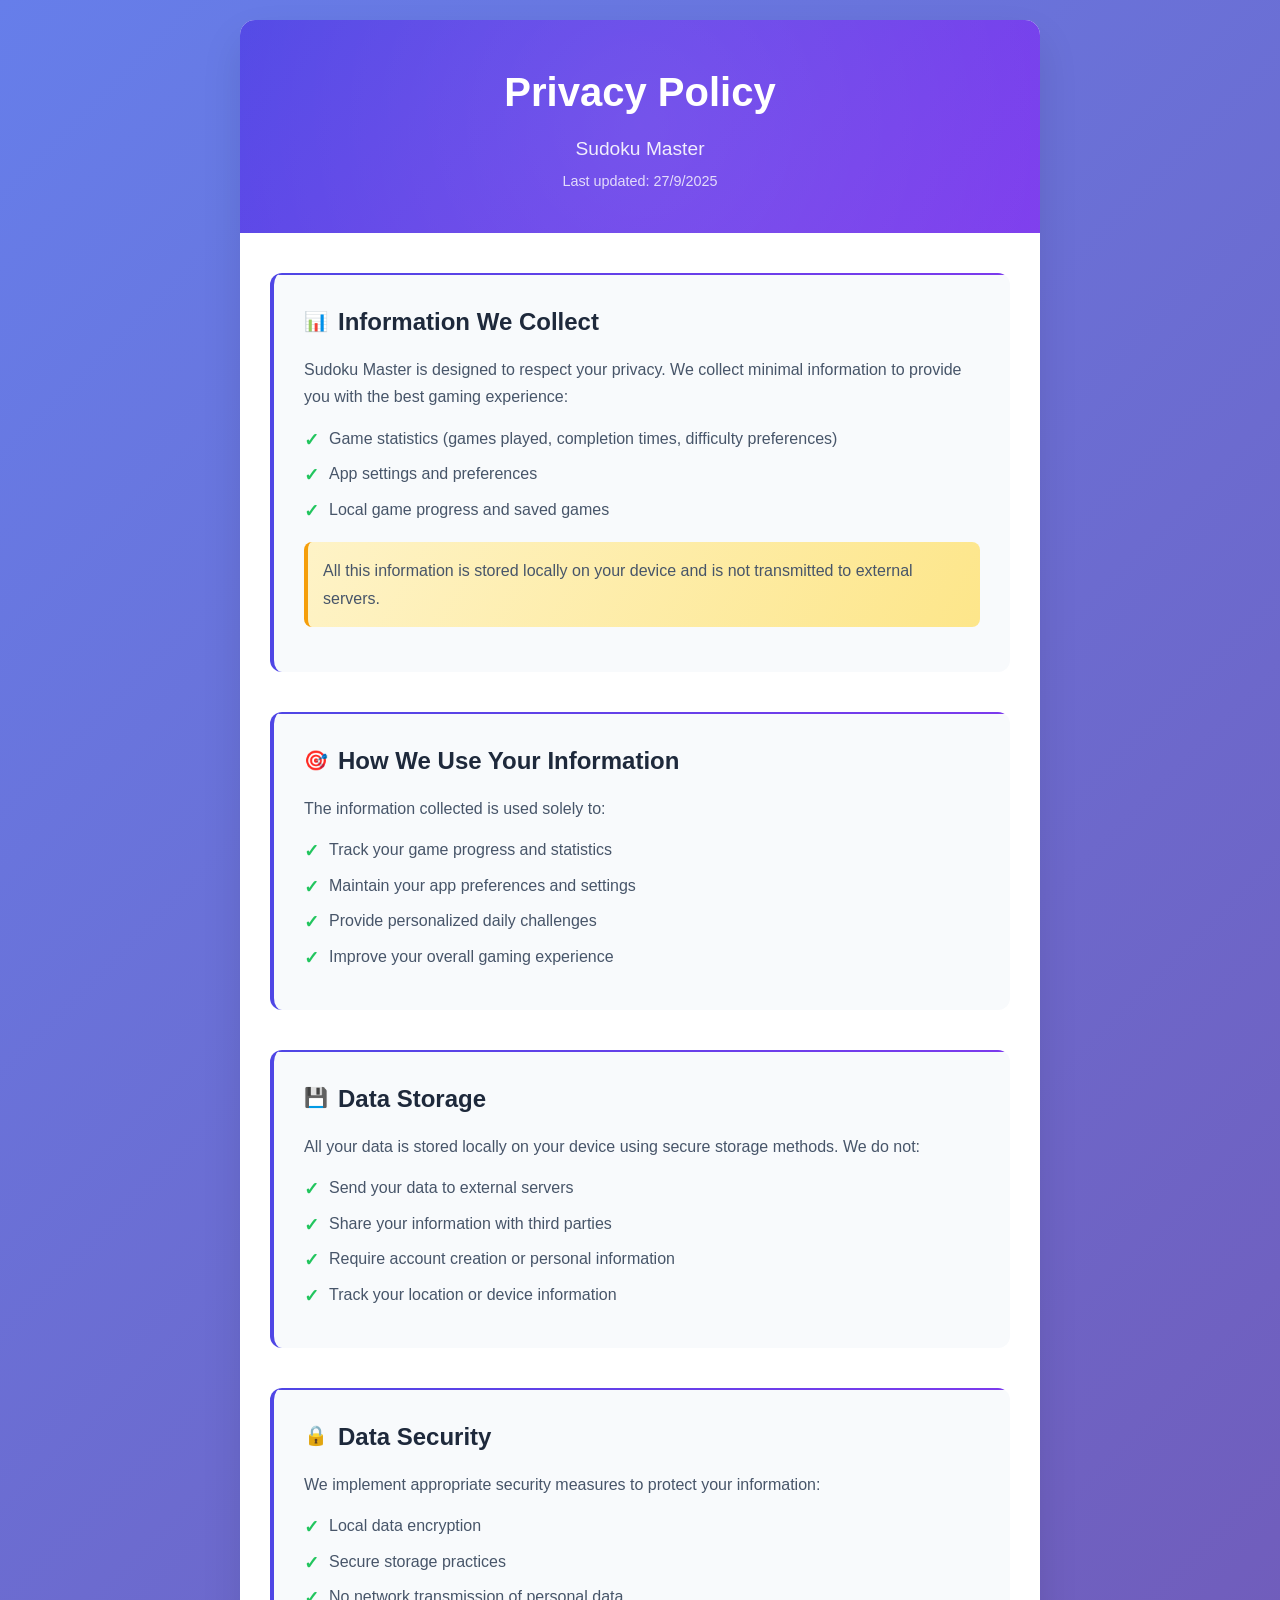
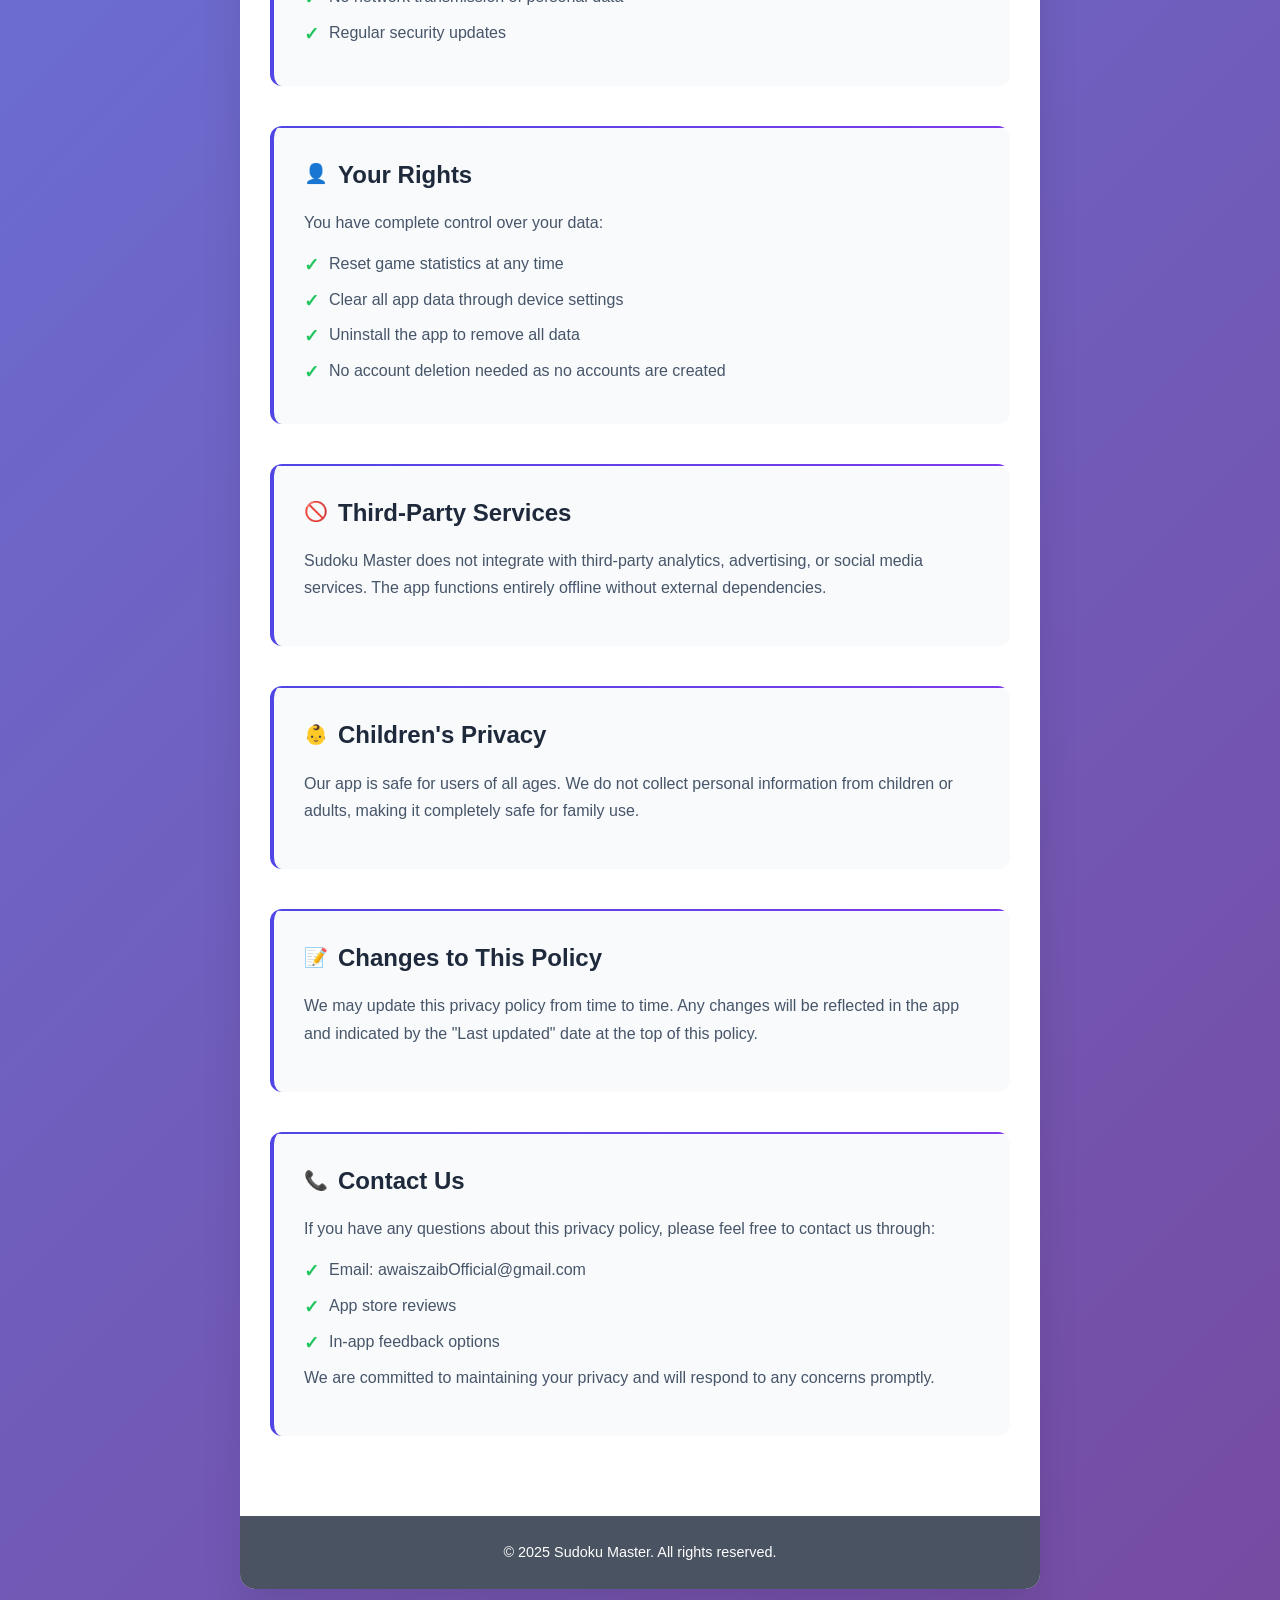
<file: index.html>
<!DOCTYPE html>
<html lang="en">
<head>
    <meta charset="UTF-8">
    <meta name="viewport" content="width=device-width, initial-scale=1.0">
    <title>Privacy Policy - Sudoku Master</title>
    <link rel="stylesheet" href="privacy-policy.css">
</head>
<body>
    <div class="container">
        <header>
            <h1>Privacy Policy</h1>
            <p class="app-name">Sudoku Master</p>
            <p class="last-updated">Last updated: 27/9/2025</p>
        </header>

        <main>
            <section class="policy-section">
                <h2>Information We Collect</h2>
                <p>Sudoku Master is designed to respect your privacy. We collect minimal information to provide you with the best gaming experience:</p>
                <ul>
                    <li>Game statistics (games played, completion times, difficulty preferences)</li>
                    <li>App settings and preferences</li>
                    <li>Local game progress and saved games</li>
                </ul>
                <p class="highlight">All this information is stored locally on your device and is not transmitted to external servers.</p>
            </section>

            <section class="policy-section">
                <h2>How We Use Your Information</h2>
                <p>The information collected is used solely to:</p>
                <ul>
                    <li>Track your game progress and statistics</li>
                    <li>Maintain your app preferences and settings</li>
                    <li>Provide personalized daily challenges</li>
                    <li>Improve your overall gaming experience</li>
                </ul>
            </section>

            <section class="policy-section">
                <h2>Data Storage</h2>
                <p>All your data is stored locally on your device using secure storage methods. We do not:</p>
                <ul>
                    <li>Send your data to external servers</li>
                    <li>Share your information with third parties</li>
                    <li>Require account creation or personal information</li>
                    <li>Track your location or device information</li>
                </ul>
            </section>

            <section class="policy-section">
                <h2>Data Security</h2>
                <p>We implement appropriate security measures to protect your information:</p>
                <ul>
                    <li>Local data encryption</li>
                    <li>Secure storage practices</li>
                    <li>No network transmission of personal data</li>
                    <li>Regular security updates</li>
                </ul>
            </section>

            <section class="policy-section">
                <h2>Your Rights</h2>
                <p>You have complete control over your data:</p>
                <ul>
                    <li>Reset game statistics at any time</li>
                    <li>Clear all app data through device settings</li>
                    <li>Uninstall the app to remove all data</li>
                    <li>No account deletion needed as no accounts are created</li>
                </ul>
            </section>

            <section class="policy-section">
                <h2>Third-Party Services</h2>
                <p>Sudoku Master does not integrate with third-party analytics, advertising, or social media services. The app functions entirely offline without external dependencies.</p>
            </section>

            <section class="policy-section">
                <h2>Children's Privacy</h2>
                <p>Our app is safe for users of all ages. We do not collect personal information from children or adults, making it completely safe for family use.</p>
            </section>

            <section class="policy-section">
                <h2>Changes to This Policy</h2>
                <p>We may update this privacy policy from time to time. Any changes will be reflected in the app and indicated by the "Last updated" date at the top of this policy.</p>
            </section>

            <section class="policy-section">
                <h2>Contact Us</h2>
                <p>If you have any questions about this privacy policy, please feel free to contact us through:</p>
                <ul>
                    <li>Email: awaiszaibOfficial@gmail.com</li>
                    <li>App store reviews</li>
                    <li>In-app feedback options</li>
                </ul>
                <p>We are committed to maintaining your privacy and will respond to any concerns promptly.</p>
            </section>
        </main>

        <footer>
            <p>&copy; 2025 Sudoku Master. All rights reserved.</p>
        </footer>
    </div>
</body>
</html>
</file>
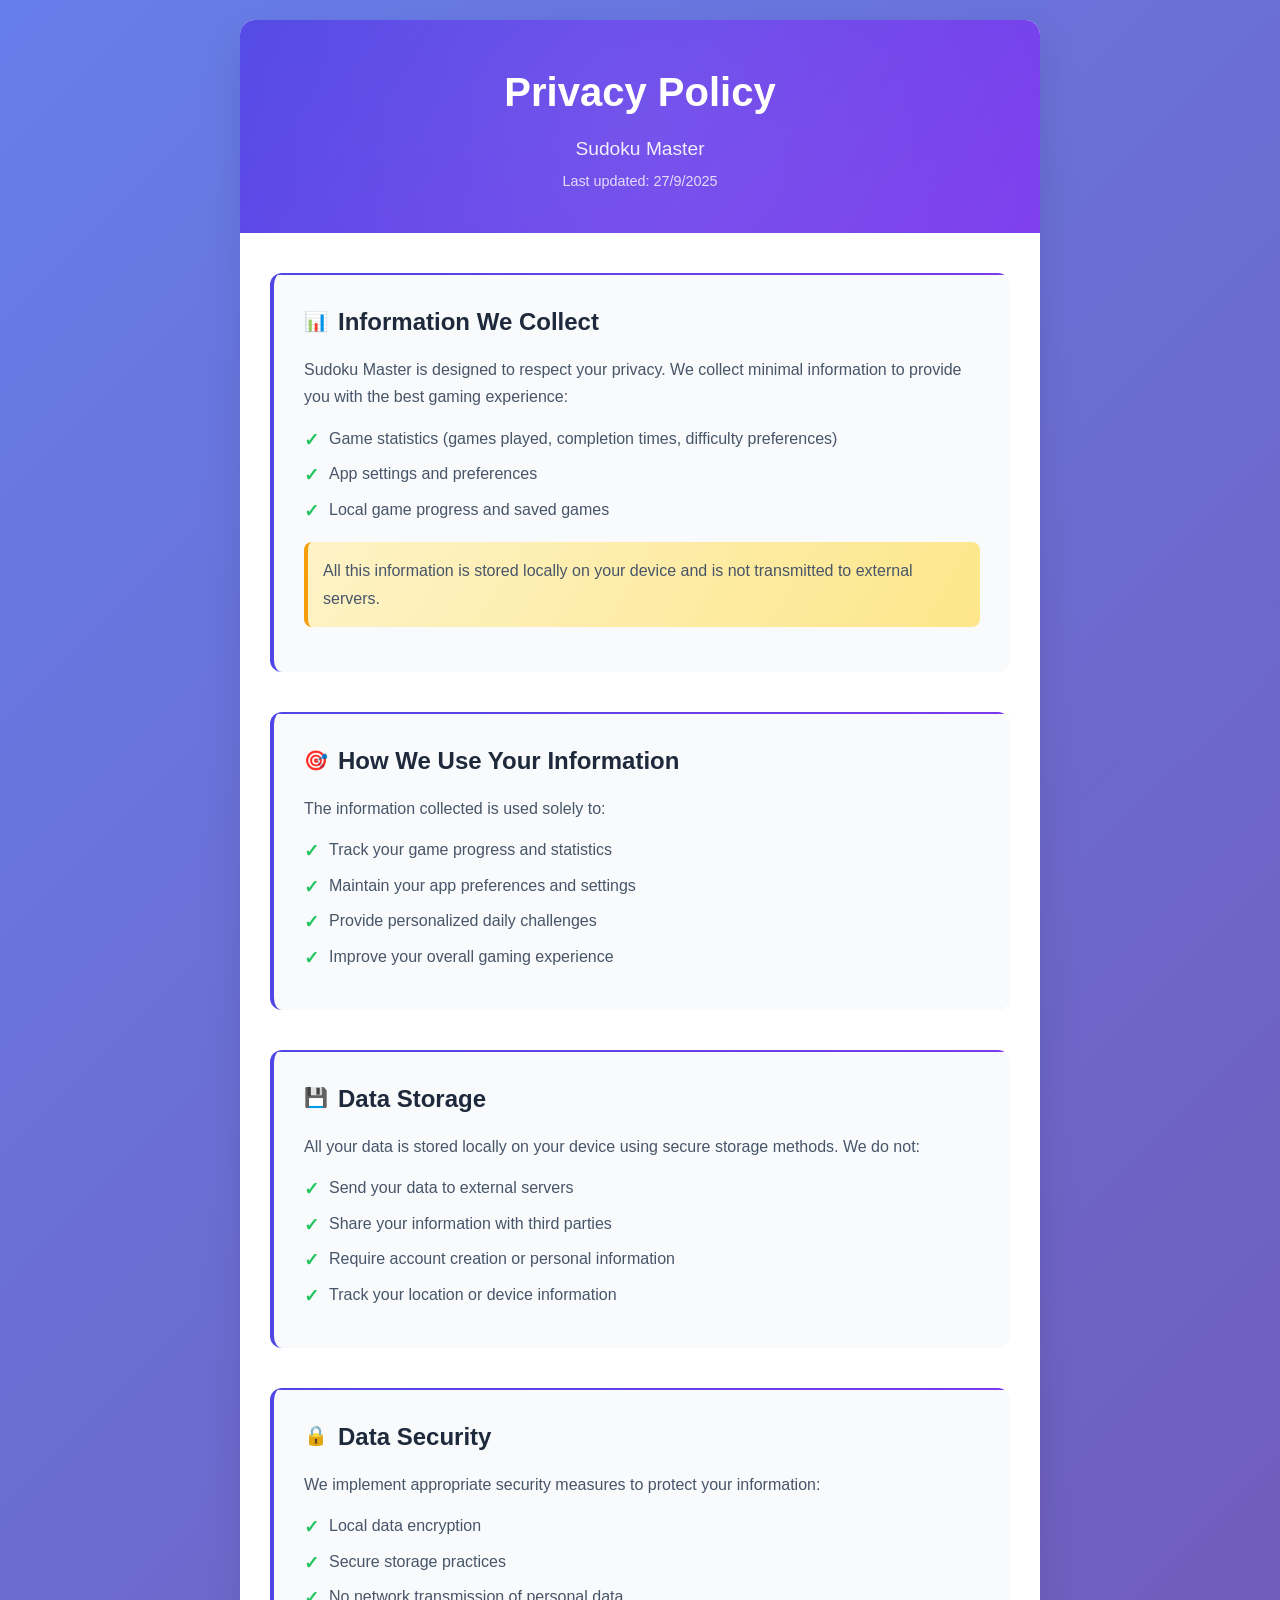
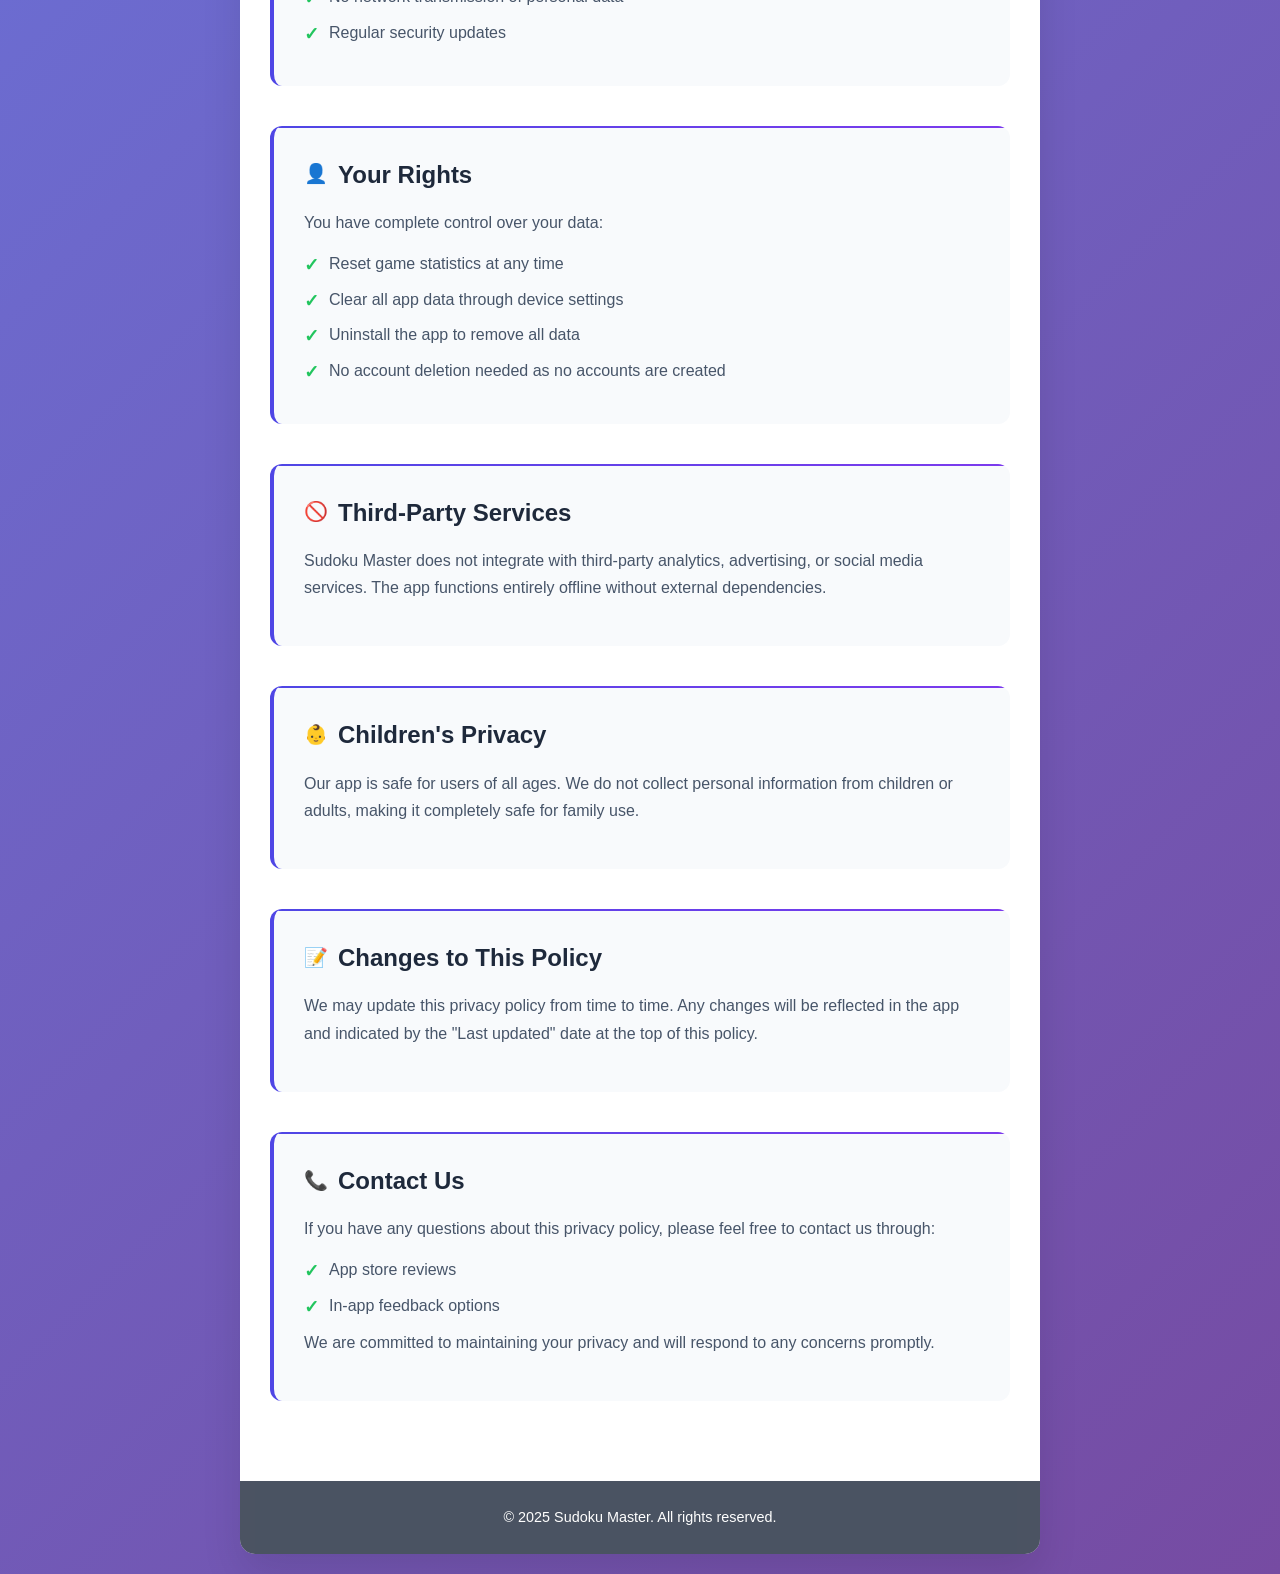
<file: privacy-policy.html>
<!DOCTYPE html>
<html lang="en">
<head>
    <meta charset="UTF-8">
    <meta name="viewport" content="width=device-width, initial-scale=1.0">
    <title>Privacy Policy - Sudoku Master</title>
    <link rel="stylesheet" href="privacy-policy.css">
</head>
<body>
    <div class="container">
        <header>
            <h1>Privacy Policy</h1>
            <p class="app-name">Sudoku Master</p>
            <p class="last-updated">Last updated: 27/9/2025</p>
        </header>

        <main>
            <section class="policy-section">
                <h2>Information We Collect</h2>
                <p>Sudoku Master is designed to respect your privacy. We collect minimal information to provide you with the best gaming experience:</p>
                <ul>
                    <li>Game statistics (games played, completion times, difficulty preferences)</li>
                    <li>App settings and preferences</li>
                    <li>Local game progress and saved games</li>
                </ul>
                <p class="highlight">All this information is stored locally on your device and is not transmitted to external servers.</p>
            </section>

            <section class="policy-section">
                <h2>How We Use Your Information</h2>
                <p>The information collected is used solely to:</p>
                <ul>
                    <li>Track your game progress and statistics</li>
                    <li>Maintain your app preferences and settings</li>
                    <li>Provide personalized daily challenges</li>
                    <li>Improve your overall gaming experience</li>
                </ul>
            </section>

            <section class="policy-section">
                <h2>Data Storage</h2>
                <p>All your data is stored locally on your device using secure storage methods. We do not:</p>
                <ul>
                    <li>Send your data to external servers</li>
                    <li>Share your information with third parties</li>
                    <li>Require account creation or personal information</li>
                    <li>Track your location or device information</li>
                </ul>
            </section>

            <section class="policy-section">
                <h2>Data Security</h2>
                <p>We implement appropriate security measures to protect your information:</p>
                <ul>
                    <li>Local data encryption</li>
                    <li>Secure storage practices</li>
                    <li>No network transmission of personal data</li>
                    <li>Regular security updates</li>
                </ul>
            </section>

            <section class="policy-section">
                <h2>Your Rights</h2>
                <p>You have complete control over your data:</p>
                <ul>
                    <li>Reset game statistics at any time</li>
                    <li>Clear all app data through device settings</li>
                    <li>Uninstall the app to remove all data</li>
                    <li>No account deletion needed as no accounts are created</li>
                </ul>
            </section>

            <section class="policy-section">
                <h2>Third-Party Services</h2>
                <p>Sudoku Master does not integrate with third-party analytics, advertising, or social media services. The app functions entirely offline without external dependencies.</p>
            </section>

            <section class="policy-section">
                <h2>Children's Privacy</h2>
                <p>Our app is safe for users of all ages. We do not collect personal information from children or adults, making it completely safe for family use.</p>
            </section>

            <section class="policy-section">
                <h2>Changes to This Policy</h2>
                <p>We may update this privacy policy from time to time. Any changes will be reflected in the app and indicated by the "Last updated" date at the top of this policy.</p>
            </section>

            <section class="policy-section">
                <h2>Contact Us</h2>
                <p>If you have any questions about this privacy policy, please feel free to contact us through:</p>
                <ul>
                    <li>App store reviews</li>
                    <li>In-app feedback options</li>
                </ul>
                <p>We are committed to maintaining your privacy and will respond to any concerns promptly.</p>
            </section>
        </main>

        <footer>
            <p>&copy; 2025 Sudoku Master. All rights reserved.</p>
        </footer>
    </div>
</body>
</html>
</file>
<file: privacy-policy.css>
/* Reset and base styles */
* {
    margin: 0;
    padding: 0;
    box-sizing: border-box;
}

body {
    font-family: 'Segoe UI', Tahoma, Geneva, Verdana, sans-serif;
    line-height: 1.6;
    color: #333;
    background: linear-gradient(135deg, #667eea 0%, #764ba2 100%);
    min-height: 100vh;
    padding: 20px;
}

/* Container */
.container {
    max-width: 800px;
    margin: 0 auto;
    background: #fff;
    border-radius: 15px;
    box-shadow: 0 20px 40px rgba(0, 0, 0, 0.1);
    overflow: hidden;
    animation: fadeInUp 0.8s ease-out;
}

@keyframes fadeInUp {
    from {
        opacity: 0;
        transform: translateY(30px);
    }
    to {
        opacity: 1;
        transform: translateY(0);
    }
}

/* Header */
header {
    background: linear-gradient(135deg, #4f46e5 0%, #7c3aed 100%);
    color: white;
    padding: 40px 30px;
    text-align: center;
    position: relative;
    overflow: hidden;
}

header::before {
    content: '';
    position: absolute;
    top: -50%;
    left: -50%;
    width: 200%;
    height: 200%;
    background: radial-gradient(circle, rgba(255,255,255,0.1) 0%, transparent 70%);
    animation: rotate 20s linear infinite;
}

@keyframes rotate {
    from { transform: rotate(0deg); }
    to { transform: rotate(360deg); }
}

header h1 {
    font-size: 2.5rem;
    font-weight: 700;
    margin-bottom: 10px;
    position: relative;
    z-index: 1;
}

.app-name {
    font-size: 1.2rem;
    font-weight: 500;
    opacity: 0.9;
    margin-bottom: 5px;
    position: relative;
    z-index: 1;
}

.last-updated {
    font-size: 0.9rem;
    opacity: 0.8;
    position: relative;
    z-index: 1;
}

/* Main content */
main {
    padding: 40px 30px;
}

/* Policy sections */
.policy-section {
    margin-bottom: 40px;
    padding: 30px;
    background: #f8fafc;
    border-radius: 12px;
    border-left: 4px solid #4f46e5;
    transition: all 0.3s ease;
    position: relative;
    overflow: hidden;
}

.policy-section:hover {
    transform: translateY(-2px);
    box-shadow: 0 10px 25px rgba(0, 0, 0, 0.1);
}

.policy-section::before {
    content: '';
    position: absolute;
    top: 0;
    left: 0;
    right: 0;
    height: 2px;
    background: linear-gradient(90deg, #4f46e5, #7c3aed, #4f46e5);
    background-size: 200% 100%;
    animation: shimmer 3s ease-in-out infinite;
}

@keyframes shimmer {
    0%, 100% { background-position: 200% 0; }
    50% { background-position: -200% 0; }
}

.policy-section h2 {
    color: #1e293b;
    font-size: 1.5rem;
    font-weight: 600;
    margin-bottom: 15px;
    display: flex;
    align-items: center;
}

.policy-section h2::before {
    content: '🔒';
    margin-right: 10px;
    font-size: 1.2rem;
}

.policy-section:nth-child(1) h2::before { content: '📊'; }
.policy-section:nth-child(2) h2::before { content: '🎯'; }
.policy-section:nth-child(3) h2::before { content: '💾'; }
.policy-section:nth-child(4) h2::before { content: '🔒'; }
.policy-section:nth-child(5) h2::before { content: '👤'; }
.policy-section:nth-child(6) h2::before { content: '🚫'; }
.policy-section:nth-child(7) h2::before { content: '👶'; }
.policy-section:nth-child(8) h2::before { content: '📝'; }
.policy-section:nth-child(9) h2::before { content: '📞'; }

.policy-section p {
    margin-bottom: 15px;
    color: #475569;
    line-height: 1.7;
}

.policy-section ul {
    list-style: none;
    padding-left: 0;
}

.policy-section li {
    margin-bottom: 10px;
    padding-left: 25px;
    position: relative;
    color: #475569;
    line-height: 1.6;
}

.policy-section li::before {
    content: '✓';
    position: absolute;
    left: 0;
    color: #22c55e;
    font-weight: bold;
    font-size: 1.1rem;
}

/* Highlight text */
.highlight {
    background: linear-gradient(120deg, #fef3c7 0%, #fde68a 100%);
    padding: 15px;
    border-radius: 8px;
    border-left: 4px solid #f59e0b;
    font-weight: 500;
    color: #92400e;
    margin: 20px 0;
}

/* Footer */
footer {
    background: #1e293b;
    color: white;
    text-align: center;
    padding: 25px;
    font-size: 0.9rem;
    opacity: 0.8;
}

/* Responsive design */
@media (max-width: 768px) {
    body {
        padding: 10px;
    }

    .container {
        border-radius: 10px;
    }

    header {
        padding: 30px 20px;
    }

    header h1 {
        font-size: 2rem;
    }

    main {
        padding: 30px 20px;
    }

    .policy-section {
        padding: 20px;
        margin-bottom: 25px;
    }

    .policy-section h2 {
        font-size: 1.3rem;
    }
}

@media (max-width: 480px) {
    header h1 {
        font-size: 1.8rem;
    }

    .app-name {
        font-size: 1rem;
    }

    .policy-section {
        padding: 15px;
    }

    .policy-section h2 {
        font-size: 1.2rem;
    }
}

/* Smooth scrolling */
html {
    scroll-behavior: smooth;
}

/* Print styles */
@media print {
    body {
        background: white;
        padding: 0;
    }

    .container {
        box-shadow: none;
        border-radius: 0;
    }

    header {
        background: #4f46e5 !important;
        -webkit-print-color-adjust: exact;
        color-adjust: exact;
    }

    .policy-section {
        break-inside: avoid;
        box-shadow: none;
    }
}
</file>
